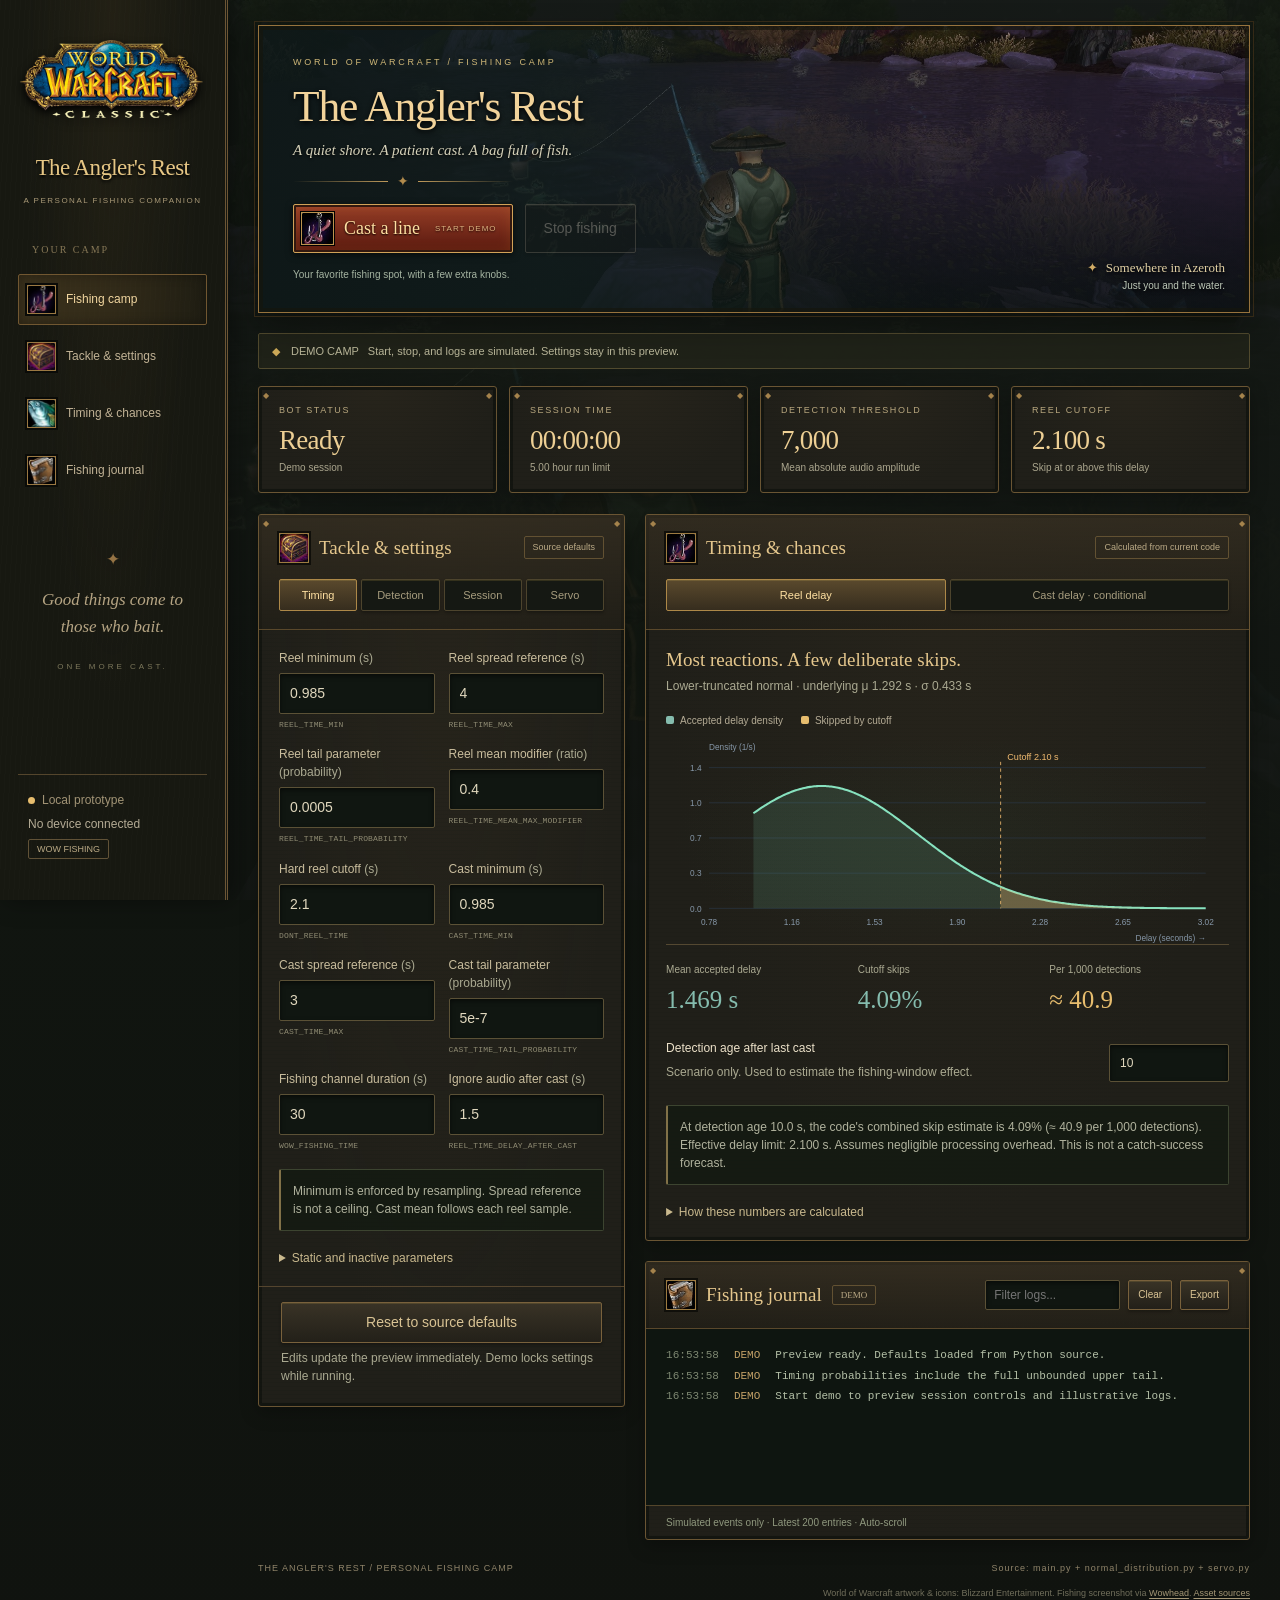
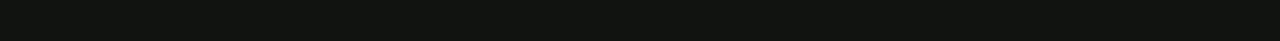
<file: mockup/index.html>
<!doctype html>
<html lang="en">
<head>
<meta charset="utf-8"><meta name="viewport" content="width=device-width,initial-scale=1">
<title>The Angler's Rest | WoW Fishing</title>
<style>
:root{color-scheme:dark;--bg:#0d1218;--panel:#151c24;--line:#29333e;--muted:#9baab9;--text:#e7eef5;--mint:#87e2bf;--gold:#f1bb70}*{box-sizing:border-box}body{margin:0;background:var(--bg);color:var(--text);font:14px/1.5 system-ui,sans-serif}button,input,select{font:inherit}button{cursor:pointer;border:1px solid var(--line);border-radius:7px;padding:9px 15px;background:#202b36;color:var(--text)}button:hover{border-color:var(--mint)}button:disabled{opacity:.4;cursor:default}button.primary{background:var(--mint);color:#10251e;font-weight:700;border-color:var(--mint)}button.danger{color:#ffadad}a{color:inherit;text-decoration:none}.shell{display:grid;grid-template-columns:212px 1fr;min-height:100vh}aside{border-right:1px solid var(--line);padding:30px 20px;position:sticky;top:0;height:100vh;display:flex;flex-direction:column}.brand{font-size:21px;font-weight:700;letter-spacing:-.6px}.brand b{color:var(--mint);margin-right:8px}.eyebrow{font-size:10px;letter-spacing:2px;color:var(--muted);text-transform:uppercase}.brand-sub{margin:5px 0 48px 26px}nav a{display:block;margin:7px 0;padding:11px 14px;color:var(--muted);border-radius:7px}nav a:first-child{background:#21352f;color:var(--mint)}.host{margin-top:auto;padding:16px 10px;border-top:1px solid var(--line);font-size:12px;color:var(--muted)}.dot{display:inline-block;width:7px;height:7px;border-radius:50%;background:var(--gold);margin-right:7px}main{max-width:1450px;width:100%;padding:32px 38px 50px;margin:auto}header,.row{display:flex;align-items:center;justify-content:space-between;gap:16px}h1{font-size:29px;letter-spacing:-1px;font-weight:600;margin:3px 0}h2{font-size:16px;margin:0;font-weight:600}p{margin:6px 0;color:var(--muted)}.badge{font-size:11px;border:1px solid var(--line);border-radius:5px;padding:4px 8px;color:var(--muted)}.notice{margin:22px 0;background:#18242a;border:1px solid #2c4149;border-radius:8px;padding:11px 15px;color:#b4cbd4;font-size:12px}.cards{display:grid;grid-template-columns:repeat(4,1fr);gap:14px;margin-bottom:22px}.card,.panel{background:var(--panel);border:1px solid var(--line);border-radius:10px}.card{padding:17px 20px}.card .value{font-size:25px;margin-top:6px;letter-spacing:-.7px}.small{font-size:12px;color:var(--muted)}.layout{display:grid;grid-template-columns:minmax(320px,.9fr) minmax(480px,1.5fr);gap:20px;align-items:start}.panel-head{padding:19px 22px;border-bottom:1px solid var(--line)}.panel-body{padding:20px 22px}.tabs{display:flex;gap:5px;margin-top:16px}.tabs button{flex:1;padding:7px;font-size:12px;background:transparent}.tabs button.active{background:#293b38;color:var(--mint);border-color:#43695a}.group{display:grid;grid-template-columns:1fr 1fr;gap:15px 14px}.field label{display:block;font-size:12px;margin-bottom:6px}.field code{display:block;color:#7c8d9e;font:9px/1.4 ui-monospace,monospace;margin-top:5px;overflow-wrap:anywhere}input,select{color:var(--text);background:#0e151c;border:1px solid #35414e;border-radius:6px;width:100%;padding:9px 10px;outline:none}input:focus{border-color:var(--mint)}.field small{display:block;font-size:10px;color:var(--muted);margin-top:4px}.config-foot{border-top:1px solid var(--line);padding:15px 22px}.config-foot button{width:100%}.help{font-size:12px;background:#10171e;border-radius:6px;padding:12px;margin-top:18px;color:var(--muted)}.stack{display:grid;gap:20px}.legend{display:flex;gap:18px;font-size:11px;color:var(--muted);margin:12px 0 0}.legend i{display:inline-block;width:8px;height:8px;border-radius:2px;margin-right:6px}.graph{width:100%;height:auto;display:block;margin-top:9px}.metrics{display:grid;grid-template-columns:repeat(3,1fr);gap:12px;padding-top:17px;border-top:1px solid var(--line)}.metric strong{display:block;font-size:23px;font-weight:500;color:var(--mint)}.metric:last-child strong{color:var(--gold)}.scenario{margin-top:20px;display:grid;grid-template-columns:1fr 120px;gap:14px;align-items:center}.explain{margin-top:12px;color:var(--muted);font-size:11px}.log-tools{display:flex;gap:8px}.log-tools input{width:160px;padding:5px 8px;font-size:12px}.log-tools button{padding:5px 9px;font-size:12px}.logs{height:176px;overflow:auto;background:#10161d;padding:16px 20px;font:11px/1.9 ui-monospace,monospace}.log-line{display:flex;gap:15px}.log-line time{color:#6d8194}.log-line span{color:#aec2d1}.log-line b{font-weight:400;color:var(--mint)}.bottom-note{padding:9px 20px;border-top:1px solid var(--line);font-size:10px;color:var(--muted)}details{margin-top:18px;font-size:12px;color:var(--muted)}summary{cursor:pointer;color:var(--text)}.error{color:#ffaaaa;margin-top:10px;font-size:12px}.hidden{display:none!important}footer{display:flex;justify-content:space-between;margin-top:22px;font-size:11px;color:#77899a}button:focus-visible,a:focus-visible,summary:focus-visible{outline:2px solid var(--mint);outline-offset:3px}@media(max-width:1100px){aside{display:none}.shell{display:block}main{padding:22px}.layout{grid-template-columns:1fr}.cards{gap:8px}}@media(max-width:620px){main{padding:16px}.cards{grid-template-columns:1fr 1fr}header{align-items:start;flex-direction:column}.metrics{grid-template-columns:1fr}.log-tools input{width:90px}.panel-head,.panel-body{padding:16px}.row{flex-wrap:wrap}.group{gap:12px}}
</style>
<link rel="stylesheet" href="warcraft.css">
</head>
<body><div class="shell"><aside><img class="wow-logo" src="assets/wow-classic.png" alt="World of Warcraft Classic"><div class="brand">The Angler's Rest</div><div class="eyebrow brand-sub">A personal fishing companion</div><div class="nav-caption">YOUR CAMP</div><nav><a href="#overview"><img src="assets/fishing.jpg" alt=""> Fishing camp</a><a href="#configuration"><img src="assets/gear.jpg" alt=""> Tackle &amp; settings</a><a href="#distribution"><img src="assets/lure.jpg" alt=""> Timing &amp; chances</a><a href="#activity"><img src="assets/journal.jpg" alt=""> Fishing journal</a></nav><div class="camp-flavor"><div class="flavor-rule">✦</div><p>Good things come to<br>those who bait.</p><span>ONE MORE CAST.</span></div><div class="host"><span class="dot"></span>Local prototype<p>No device connected</p><span class="badge">WOW FISHING</span></div></aside>
<main id="overview"><header class="fishing-hero"><div class="hero-copy"><div class="eyebrow">WORLD OF WARCRAFT / FISHING CAMP</div><h1>The Angler's Rest</h1><p>A quiet shore. A patient cast. A bag full of fish.</p><div class="hero-rule"><span>✦</span></div><div class="hero-actions"><button id="start" class="primary"><img src="assets/fishing.jpg" alt=""> Cast a line <span>START DEMO</span></button><button id="stop" class="danger" disabled>Stop fishing</button></div><div class="hero-caption">Your favorite fishing spot, with a few extra knobs.</div></div><div class="location-tag"><span>✦</span> Somewhere in Azeroth <small>Just you and the water.</small></div></header>
<div class="notice"><span class="notice-gem">◆</span> DEMO CAMP &nbsp; Start, stop, and logs are simulated. Settings stay in this preview.</div>
<div class="cards"><div class="card"><div class="eyebrow">Bot status</div><div class="value" id="status">Ready</div><div class="small">Demo session</div></div><div class="card"><div class="eyebrow">Session time</div><div class="value" id="elapsed">00:00:00</div><div class="small" id="runlimit">5 hour run limit</div></div><div class="card"><div class="eyebrow">Detection threshold</div><div class="value" id="threshold">7,000</div><div class="small">Mean absolute audio amplitude</div></div><div class="card"><div class="eyebrow">Reel cutoff</div><div class="value" id="cutoffCard">2.100 <span class="small">s</span></div><div class="small">Skip at or above this delay</div></div></div>
<div class="layout"><section class="panel" id="configuration"><div class="panel-head"><div class="row"><h2><img class="title-icon" src="assets/gear.jpg" alt=""> Tackle &amp; settings</h2><span class="badge" id="configState">Source defaults</span></div><div class="tabs" id="configTabs"><button class="active" data-tab="timing">Timing</button><button data-tab="detection">Detection</button><button data-tab="session">Session</button><button data-tab="servo">Servo</button></div></div><div class="panel-body"><div id="fields"></div><div class="error" id="error" role="alert"></div><div class="help" id="configHelp"></div><details><summary>Static and inactive parameters</summary><p>Fixed hardware: SERVO_PIN = 27. Audio FORMAT = paInt16. Buffer = 1024 frames.</p><p>Logging: LOG_FOLDER = logs, LOG_FILE = {}-log.txt. Stats output = stats.txt.</p><p>REEL_TIME_UNDER_MIN_MODIFIER = 10 and CAST_TIME_UNDER_MIN_MODIFIER = 0.3 are passed to the helper but unused. CAST_TIME_MEAN_MAX_MODIFIER = 0.6 is overridden by reel time in the main loop.</p><p>PLOTS_FOLDER = plots is inactive. Standalone plotting and test-script settings are outside the bot's runtime configuration.</p></details></div><div class="config-foot"><button id="reset">Reset to source defaults</button><p class="small">Edits update the preview immediately. Demo locks settings while running.</p></div></section>
<div class="stack"><section class="panel" id="distribution"><div class="panel-head"><div class="row"><h2><img class="title-icon" src="assets/fishing.jpg" alt=""> Timing &amp; chances</h2><span class="badge">Calculated from current code</span></div><div class="tabs" id="graphTabs"><button class="active" data-mode="reel">Reel delay</button><button data-mode="cast">Cast delay · conditional</button></div></div><div class="panel-body"><div class="row"><div><h2 id="chartTitle">Most reactions. A few deliberate skips.</h2><p class="small" id="chartSub"></p></div></div><div class="legend"><span><i style="background:var(--mint)"></i>Accepted delay density</span><span id="cutoffLegend"><i style="background:var(--gold)"></i>Skipped by cutoff</span></div><svg class="graph" id="chart" viewBox="0 0 680 250" role="img" aria-label="Probability density of accepted reel delays with shaded cutoff tail"></svg><div class="metrics" id="metrics"></div><div class="scenario"><div><label id="scenarioLabel" for="scenarioInput">Detection age after last cast</label><p class="small" id="scenarioHelp">Scenario only. Used to estimate the fishing-window effect.</p></div><input id="scenarioInput" type="number" min="0" max="60" step="0.1" value="10" aria-label="Scenario seconds"></div><div class="help" id="scenarioResult"></div><details><summary>How these numbers are calculated</summary><p>The helper samples N(μ, σ²), rejecting every value below the minimum. μ = (min + max × modifier) / 2 and σ = (max - min) / (2 × Φ⁻¹(1 - tail / 2)). Max sets the spread, not an upper bound. The tail input is not the missed-event probability.</p><p>Cutoff skip probability is Q((cutoff - μ) / σ) / Q((min - μ) / σ), or 100% when cutoff ≤ min. Expected skips per 1,000 refer to detected events that enter the timing branch, not all casts or failed catches.</p><p>The main loop waits for reaction delay R, then checks the actual elapsed time against the configured fishing channel duration. With detection age A and negligible overhead, it requires A + R &lt; window, so the combined threshold is min(cutoff, window - A). A skipped reel waits out any remaining channel time before the next cast delay. Actual scheduling overhead can increase skips.</p><p>Cast delay is conditional on the previous reel sample, which becomes its mean. This preview is a single conditional distribution, not the overall cast distribution. Plotted tails extend beyond the viewport. Probability calculations include the full tail.</p></details></div></section>
<section class="panel" id="activity"><div class="panel-head row"><h2><img class="title-icon" src="assets/journal.jpg" alt=""> Fishing journal <span class="badge">DEMO</span></h2><div class="log-tools"><input id="filter" placeholder="Filter logs..." aria-label="Filter logs"><button id="clear">Clear</button><button id="download">Export</button></div></div><div class="logs" id="logs" role="log" aria-label="Simulated bot logs"></div><div class="bottom-note">Simulated events only · Latest 200 entries · Auto-scroll</div></section></div></div><footer><span>THE ANGLER'S REST / PERSONAL FISHING CAMP</span><span>Source: main.py + normal_distribution.py + servo.py</span></footer><div class="asset-credit">World of Warcraft artwork &amp; icons: Blizzard Entertainment. Fishing screenshot via <a href="https://www.wowhead.com/item=111670/enormous-blackwater-whiptail" target="_blank" rel="noreferrer">Wowhead</a>. <a href="assets/sources.json">Asset sources</a></div></main></div>
<script>
const defs = {
 timing: [['REEL_TIME_MIN','Reel minimum','s',.985,.001,20,.001],['REEL_TIME_MAX','Reel spread reference','s',4,.002,60,.001],['REEL_TIME_TAIL_PROBABILITY','Reel tail parameter','probability',.0005,1e-10,.9,'any'],['REEL_TIME_MEAN_MAX_MODIFIER','Reel mean modifier','ratio',.4,0,2,.01],['DONT_REEL_TIME','Hard reel cutoff','s',2.1,0,60,.01],['CAST_TIME_MIN','Cast minimum','s',.985,.001,20,.001],['CAST_TIME_MAX','Cast spread reference','s',3,.002,60,.001],['CAST_TIME_TAIL_PROBABILITY','Cast tail parameter','probability',.0000005,1e-10,.9,'any'],['WOW_FISHING_TIME','Fishing channel duration','s',30,1,120,.1],['REEL_TIME_DELAY_AFTER_CAST','Ignore audio after cast','s',1.5,0,60,.1]],
 detection: [['THRESHOLD','Audio threshold','amplitude',7000,0,32768,1],['CHECK_INTERVAL','Check interval','s',.01,.001,5,.001],['RATE','Sample rate','Hz',48000,8000,192000,1],['CHANNELS','Audio channels','channels',1,1,2,1]],
 session: [['MAX_RUN_TIME','Maximum runtime','s',18000,1,86400,1],['LAST_CAST_MAX','Recast timeout','s',60,1,600,1],['IDLE_TIME_MIN','Idle minimum','s',10,0,3600,1],['IDLE_TIME_MAX','Idle maximum','s',120,0,3600,1],['IDLE_PROBABILITY','Idle probability per event','probability',.0013,0,1,'any']],
 servo: [['SERVO_CLICK','Press pulse width','µs',945,500,2500,1],['SERVO_RETURN','Return pulse width','µs',0,0,2500,1],['SERVO_HOLD_TIME','Press / return duration','s',.1,.01,2,.01]]
}
const defaults=Object.fromEntries(Object.values(defs).flat().map(d=>[d[0],d[3]]))
let cfg={...defaults}, mode='reel', running=false, timer=null, seconds=0, entries=[]
const $=id=>document.getElementById(id)
const helps={timing:'Minimum is enforced by resampling. Spread reference is not a ceiling. Cast mean follows each reel sample.',detection:'The loop also sleeps 0.01 s and reads 1024 frames. Check interval alone does not set detection latency. Device support must be checked by a future backend.',session:'Idle duration is uniform between the bounds. Probability is evaluated once per detected event, after the reel decision.',servo:'Each action commands the press and return positions for this duration each, then disables pulses. Return pulse width is 0 to disable return movement, or 500 to 2500 µs for a calibrated raised position. GPIO pin 27 stays fixed.'}
Object.entries(defs).forEach(([tab,items])=>{
 const group=document.createElement('div')
 group.className='group'+(tab==='timing'?'':' hidden')
 group.id='group-'+tab
 items.forEach(([key,label,unit,value,min,max,step])=>{
  const field=document.createElement('div')
  field.className='field'
  field.innerHTML=`<label for="${key}">${label} <span class="small">(${unit})</span></label><input id="${key}" type="number" value="${value}" min="${min}" max="${max}" step="${step}"><code>${key}</code>`
  group.append(field)
 })
 $('fields').append(group)
})
$('configHelp').textContent=helps.timing
$('configTabs').onclick=e=>{
 const tab=e.target.dataset.tab
 if(!tab)return
 document.querySelectorAll('#configTabs button').forEach(b=>b.classList.toggle('active',b.dataset.tab===tab))
 Object.keys(defs).forEach(k=>$('group-'+k).classList.toggle('hidden',k!==tab))
 $('configHelp').textContent=helps[tab]
}
// Simpson integration of the standard-normal survival function.
// Integration uses an even panel count with steps no larger than 0.01.
function phi(x){return Math.exp(-x*x/2)/Math.sqrt(2*Math.PI)}
function sf(x){
 if(x<0)return 1-sf(-x)
 if(x>=38)return 0
 const upper=Math.max(12,x+12), n=2*Math.ceil((upper-x)/.02), h=(upper-x)/n
 let sum=phi(x)+phi(upper)
 for(let i=1;i<n;i++)sum+=(i%2?4:2)*phi(x+i*h)
 return sum*h/3
}
function isf(p){let lo=-12,hi=12
 for(let i=0;i<55;i++){const mid=(lo+hi)/2
 if(sf(mid)>p)lo=mid
 else hi=mid}
 return (lo+hi)/2
}
function model(prefix,override){
 const min=cfg[prefix+'_MIN'],max=cfg[prefix+'_MAX']
 const mu=override??(min+max*cfg[prefix+'_MEAN_MAX_MODIFIER'])/2
 const sigma=(max-min)/(2*isf(cfg[prefix+'_TAIL_PROBABILITY']/2))
 const a=(min-mu)/sigma, norm=sf(a)
 if(norm<1e-9)throw Error('These settings accept fewer than 1 in a billion samples. Increase the mean modifier or spread.')
 return {min,mu,sigma,norm,mean:mu+sigma*phi(a)/norm,pdf:x=>x<min?0:phi((x-mu)/sigma)/sigma/norm,skip:x=>x<=min?1:Math.min(1,sf((x-mu)/sigma)/norm)}
}
const pct=x=>x>0&&x<.0001?'<0.01%':x<1&&x>.9999?'>99.99%':(x*100).toFixed(2)+'%'
function update(){
 try{
  Object.values(defs).flat().forEach(([key])=>{
   const el=$(key)
   if(!el.checkValidity()||el.value==='')throw Error('Check '+key+' and its allowed range.')
   cfg[key]=Number(el.value)
  })
  if(cfg.REEL_TIME_MIN>=cfg.REEL_TIME_MAX||cfg.CAST_TIME_MIN>=cfg.CAST_TIME_MAX)throw Error('Each minimum must be less than its spread reference.')
  if(cfg.IDLE_TIME_MIN>cfg.IDLE_TIME_MAX)throw Error('Idle minimum must not exceed idle maximum.')
  const input=$('scenarioInput')
  if(!input.checkValidity()||input.value==='')throw Error('Enter a valid scenario time.')
  const scenario=Number(input.value),r=model('REEL_TIME')
  if(mode==='cast'&&scenario<cfg.REEL_TIME_MIN)throw Error('The conditional reel sample must be at least the reel minimum.')
  const m=mode==='reel'?r:model('CAST_TIME',scenario)
  render(m,r,scenario)
  $('error').textContent=''
  $('chart').style.opacity='1'
  $('start').disabled=running
  $('threshold').textContent=cfg.THRESHOLD.toLocaleString()
  $('runlimit').textContent=(cfg.MAX_RUN_TIME/3600).toFixed(2)+' hour run limit'
  $('cutoffCard').textContent=cfg.DONT_REEL_TIME.toFixed(3)+' s'
  return true
 }catch(e){$('error').textContent=e.message
  $('start').disabled=true
  $('chart').innerHTML=''
  $('metrics').textContent='Preview unavailable for these inputs.'
  $('scenarioResult').textContent='Correct the configuration to calculate probabilities.'
  return false}
}
function render(m,r,scenario){
 const reel=mode==='reel',cut=cfg.DONT_REEL_TIME
 const xmax=Math.max(m.min+.5,m.mu+4*m.sigma,reel?Math.min(cut,m.mu+7*m.sigma):0)
 const xmin=Math.max(0,m.min-.2), ymax=m.pdf(Math.max(m.min,m.mu))*1.15
 const X=x=>52+(x-xmin)/(xmax-xmin)*600,Y=y=>207-y/ymax*170
 const points=Array.from({length:321},(_,i)=>{const x=m.min+(xmax-m.min)*i/320
 return [x,m.pdf(x)]})
 const path=pts=>pts.map(([x,y])=>`${X(x).toFixed(2)},${Y(y).toFixed(2)}`).join(' ')
 let svg=''
 for(let i=0;i<5;i++){const y=ymax*i/4
 svg+=`<line x1="52" y1="${Y(y)}" x2="652" y2="${Y(y)}" stroke="#29333e"/><text x="43" y="${Y(y)+4}" text-anchor="end" fill="#8697a8" font-size="10">${y.toFixed(1)}</text>`}
 for(let i=0;i<=6;i++){const x=xmin+(xmax-xmin)*i/6
 svg+=`<text x="${X(x)}" y="227" text-anchor="middle" fill="#8697a8" font-size="10">${x.toFixed(2)}</text>`}
 svg+='<text x="52" y="16" fill="#8697a8" font-size="10">Density (1/s)</text><text x="652" y="246" text-anchor="end" fill="#8697a8" font-size="10">Delay (seconds) →</text>'
 svg+=`<polygon points="${X(m.min)},207 ${path(points)} ${X(xmax)},207" fill="#87e2bf" fill-opacity=".12"/><polyline points="${path(points)}" fill="none" stroke="#87e2bf" stroke-width="2.5"/>`
 if(reel&&cut<xmax){const start=Math.max(cut,m.min), tail=[[start,m.pdf(start)],...points.filter(p=>p[0]>start)]
 svg+=`<polygon points="${X(start)},207 ${path(tail)} ${X(xmax)},207" fill="#f1bb70" fill-opacity=".3"/>`}
 if(reel&&cut>=xmin&&cut<=xmax)svg+=`<line x1="${X(cut)}" y1="30" x2="${X(cut)}" y2="207" stroke="#f1bb70" stroke-dasharray="4 4"/><text x="${Math.min(570,Math.max(62,X(cut)+8))}" y="28" fill="#f1bb70" font-size="11">Cutoff ${cut.toFixed(2)} s</text>`
 $('chart').innerHTML=svg
 $('chart').setAttribute('aria-label',reel?'Accepted reel delay density. Cutoff skip probability '+pct(r.skip(cut)):'Cast delay density conditional on reel sample '+scenario+' seconds')
 $('chartTitle').textContent=reel?'Most reactions. A few deliberate skips.':'The next cast follows the reel sample.'
 $('chartSub').textContent=`Lower-truncated normal · underlying μ ${m.mu.toFixed(3)} s · σ ${m.sigma.toFixed(3)} s`
 $('cutoffLegend').classList.toggle('hidden',!reel)
 const data=reel?[['Mean accepted delay',m.mean.toFixed(3)+' s'],['Cutoff skips',pct(r.skip(cut))],['Per 1,000 detections','≈ '+(1000*r.skip(cut)).toFixed(1)]]:[['Mean accepted delay',m.mean.toFixed(3)+' s'],['Conditional reel sample',scenario.toFixed(3)+' s'],['Above spread reference',pct(m.skip(cfg.CAST_TIME_MAX))]]
 $('metrics').innerHTML=data.map(([label,value])=>`<div class="metric"><div class="small">${label}</div><strong>${value}</strong></div>`).join('')
 const effective=Math.min(cut,cfg.WOW_FISHING_TIME-scenario)
 $('scenarioResult').textContent=reel&&scenario<=cfg.REEL_TIME_DELAY_AFTER_CAST?'At this age, the post-cast guard blocks detection. The timing branch would not run.':reel?`At detection age ${scenario.toFixed(1)} s, the code's combined skip estimate is ${pct(r.skip(effective))} (≈ ${(1000*r.skip(effective)).toFixed(1)} per 1,000 detections). Effective delay limit: ${effective.toFixed(3)} s. Assumes negligible processing overhead. This is not a catch-success forecast.`:'This curve uses the supplied reel sample as its mean before minimum rejection. There is no DONT_REEL_TIME cutoff on cast delay. Edit the sample to explore the conditional distribution.'
}
$('fields').oninput=()=>{$('configState').textContent='Preview edits'
 update()}
$('scenarioInput').oninput=update
$('graphTabs').onclick=e=>{
 if(!e.target.dataset.mode)return
 mode=e.target.dataset.mode
 document.querySelectorAll('#graphTabs button').forEach(b=>b.classList.toggle('active',b.dataset.mode===mode))
 $('scenarioLabel').textContent=mode==='reel'?'Detection age after last cast':'Previous reel sample'
 $('scenarioHelp').textContent=mode==='reel'?'Scenario only. Used to estimate the fishing-window effect.':'Scenario only. This value becomes the cast mean.'
 $('scenarioInput').value=mode==='reel'?10:Math.max(cfg.REEL_TIME_MIN,1.4)
 update()
}
$('reset').onclick=()=>{cfg={...defaults}
 Object.entries(cfg).forEach(([k,v])=>$(k).value=v)
 $('configState').textContent='Source defaults'
 update()}
function drawLogs(){const filter=$('filter').value.toLowerCase()
 $('logs').replaceChildren()
 entries.filter(e=>e.message.toLowerCase().includes(filter)).forEach(e=>{
 const row=document.createElement('div'),time=document.createElement('time'),tag=document.createElement('b'),msg=document.createElement('span')
 row.className='log-line'
 time.textContent=e.time
 tag.textContent='DEMO'
 msg.textContent=e.message
 row.append(time,tag,msg)
 $('logs').append(row)
 })
 $('logs').scrollTop=$('logs').scrollHeight
}
function log(message){entries.push({time:new Date().toLocaleTimeString('en-GB'),message})
 entries=entries.slice(-200)
 drawLogs()}
function setRunning(value){running=value
 $('start').disabled=value
 $('stop').disabled=!value
 $('reset').disabled=value
 document.querySelectorAll('#fields input').forEach(el=>el.disabled=value)
 $('status').textContent=value?'Running demo':'Stopped'
}
function stop(){clearInterval(timer)
 setRunning(false)
 log('Demo stopped. No hardware commands were sent.')}
$('start').onclick=()=>{if(!update())return
 seconds=0
 $('elapsed').textContent='00:00:00'
 setRunning(true)
 log('Demo started with the preview configuration.')
 timer=setInterval(()=>{seconds++
 $('elapsed').textContent=[Math.floor(seconds/3600),Math.floor(seconds/60)%60,seconds%60].map(x=>String(x).padStart(2,'0')).join(':')
 if(seconds>=cfg.MAX_RUN_TIME){log('Demo run limit reached.')
 stop()
 return}
 if(seconds%4===0)log(['Illustrative event: listening for audio.','Illustrative event: threshold exceeded.','Illustrative event: reel decision completed.','Illustrative event: casting.'][Math.floor(seconds/4-1)%4])
 },1000)}
$('stop').onclick=stop
$('clear').onclick=()=>{entries=[]
 drawLogs()}
$('filter').oninput=drawLogs
$('download').onclick=()=>{const url=URL.createObjectURL(new Blob([entries.map(e=>e.time+' DEMO '+e.message).join('\n')],{type:'text/plain'})),a=document.createElement('a')
 a.href=url
 a.download='anglers-rest-demo.log'
 a.click()
 setTimeout(()=>URL.revokeObjectURL(url),1000)}
update()
log('Preview ready. Defaults loaded from Python source.')
log('Timing probabilities include the full unbounded upper tail.')
log('Start demo to preview session controls and illustrative logs.')
</script></body></html>
</file>
<file: mockup/warcraft.css>
/* Warcraft fishing camp theme. All artwork is served locally. */
:root{--bg:#101310;--panel:#201e18;--line:#57472e;--muted:#b4ab95;--text:#ece1c9;--mint:#85bcae;--gold:#e7bd6e}
body{background:linear-gradient(#111811e8,#10130ffc),url('assets/fishing-lake.jpg') center top/cover fixed;font-family:"Segoe UI",sans-serif}
.shell{grid-template-columns:228px 1fr}
aside{padding:27px 18px;background:radial-gradient(ellipse at top,#39301c55,transparent 55%),repeating-linear-gradient(93deg,#ffffff02 0 1px,transparent 1px 5px),#171811;border-right:3px double #6c5535;box-shadow:5px 0 24px #0006}
.wow-logo{width:190px;height:112px;object-fit:contain;filter:drop-shadow(0 4px 5px #000);margin:0 auto 12px}
.brand{text-align:center;font-family:Georgia,serif;font-size:23px;color:#e6c684;font-weight:400;text-shadow:0 2px 3px #000}
.brand-sub{text-align:center;margin:9px -8px 37px;font-size:8px;letter-spacing:1.5px;color:#a99977}
.nav-caption{font:10px Georgia,serif;letter-spacing:2px;color:#867756;margin:0 14px 13px}
nav a{display:flex;align-items:center;gap:10px;border:1px solid transparent;border-radius:2px;padding:10px 8px;margin:6px 0;font-size:12px;color:#c1b295}
nav a img{width:29px;height:29px;border:1px solid #9a7842;box-shadow:0 0 0 2px #0a0b08}
nav a:first-child{color:#f0d59f;border-color:#715731;background:linear-gradient(90deg,#67502970,#392e1840);box-shadow:inset 0 0 12px #0005}
nav a:hover{color:#f4d697;background:#65532a33;border-color:#665131}
.camp-flavor{margin-top:45px;text-align:center}.flavor-rule{color:#957344;font-size:17px}.camp-flavor p{font:italic 17px/1.6 Georgia,serif;color:#b5a483;margin:14px 0}.camp-flavor>span{font-size:8px;letter-spacing:3px;color:#7c775b}
.host{border-top-color:#54452c;color:#a29476}.host .badge{border-color:#615237}
main{max-width:1550px;padding:25px 30px 40px}
.fishing-hero{position:relative;isolation:isolate;min-height:276px;padding:30px 34px;overflow:hidden;border:1px solid #97733d;outline:1px solid #342916;outline-offset:3px;background:#171c1b;box-shadow:inset 0 0 0 4px #17120c,0 12px 30px #0005;margin-bottom:20px}
.fishing-hero:before{content:"";position:absolute;inset:0;z-index:-2;background:url('assets/fishing-lake.jpg') right 56%/cover;filter:saturate(.8) brightness(.95)}
.fishing-hero:after{content:"";position:absolute;inset:0;z-index:-1;background:linear-gradient(90deg,#0e1818f5 0%,#101c1bd9 30%,#111b1740 65%,#0b12153b),linear-gradient(0deg,#07100dbd,transparent 50%);box-shadow:inset 0 0 0 4px #16160ca0}
.hero-copy{max-width:600px}.hero-copy>.eyebrow{color:#cfb777;font-size:9px;letter-spacing:2.8px}h1{font:400 clamp(32px,3.4vw,54px)/1.2 Georgia,serif;color:#f2d39a;text-shadow:0 2px 5px #000;letter-spacing:-1.2px;margin:10px 0}.hero-copy>p{font:italic 15px Georgia,serif;color:#d5d1b9;text-shadow:0 1px 3px #000}
.hero-rule{width:220px;display:flex;align-items:center;gap:9px;color:#b28b4c;margin:12px 0}.hero-rule:before,.hero-rule:after{content:"";height:1px;flex:1;background:linear-gradient(90deg,#be995a,transparent)}.hero-rule:before{transform:rotate(180deg)}
.hero-actions{display:flex;gap:12px;align-items:center}.hero-caption{font-size:10px;color:#a5b4a1;margin-top:14px}.location-tag{position:absolute;bottom:21px;right:24px;text-shadow:0 2px 4px #000;font:13px Georgia,serif;color:#e1d0a4}.location-tag span{color:#d1ac66;margin-right:5px}.location-tag small{display:block;text-align:right;color:#bcc7b7;font:10px "Segoe UI",sans-serif;margin-top:4px}
button{border-radius:2px;border-color:#79613c;background:linear-gradient(#393326,#232019);box-shadow:inset 0 1px #b99a4930,0 2px 3px #0004;color:#d9c394}button:hover{border-color:#ddba75;filter:brightness(1.12)}button.primary{display:flex;gap:10px;align-items:center;background:linear-gradient(#963e27,#58180e);border:1px solid #d1a258;color:#ffdfa1;font:18px Georgia,serif;box-shadow:inset 0 0 0 2px #32180f,inset 0 0 14px #ec9c3430,0 2px 7px #0009;padding:7px 15px 7px 7px;text-shadow:0 1px 2px #000}button.primary img{width:33px;height:33px;border:1px solid #bd944f;box-shadow:0 0 0 1px #000}button.primary span{font:8px "Segoe UI",sans-serif;letter-spacing:1px;opacity:.75;margin-left:5px}button.danger{background:#161916bb;color:#bea98d;border-color:#786747;padding:13px 18px}button:disabled{filter:saturate(.4);opacity:.42}
.notice{background:#222419d9;border-color:#514a2e;color:#b8b598;border-radius:2px;font-size:11px;padding:9px 13px;margin:17px 0}.notice-gem{color:#cda958;margin-right:8px}
.cards{gap:12px;margin-bottom:21px}.card,.panel{border-radius:3px;border:1px solid #6a5533;background:radial-gradient(ellipse at top,#52422924,transparent 70%),repeating-linear-gradient(0deg,transparent 0 3px,#0000000c 3px 4px),#201f19;box-shadow:inset 0 0 0 3px #0e100db0,0 6px 18px #0004;position:relative}.card:before,.card:after,.panel:before,.panel:after{content:"◆";position:absolute;font-size:8px;color:#a5834c;top:3px;pointer-events:none}.card:before,.panel:before{left:4px}.card:after,.panel:after{right:4px}.card{padding:17px 20px}.card .eyebrow{color:#b8a77f;font-size:9px;letter-spacing:1.6px}.card .value{font:27px Georgia,serif;color:#edcf94;margin:7px 0 4px}.card .small{font-size:10px;color:#aaa58d}
.layout{grid-template-columns:minmax(310px,.88fr) minmax(440px,1.45fr);gap:20px}.panel-head{background:linear-gradient(#383022b0,#211e16a0);border-bottom:1px solid #5a482b;padding:18px 20px}h2{font:19px Georgia,serif;color:#e5c78d;display:flex;align-items:center;gap:10px}.title-icon{width:30px;height:30px;object-fit:cover;border:1px solid #9d7b41;box-shadow:0 0 0 2px #100f0a}.badge{border-color:#625132;color:#bbaa86;border-radius:2px;font-size:9px}.panel-body{padding:19px 20px}.tabs{gap:4px}.tabs button{font-size:11px;background:#151813;border-color:#4d442d;color:#a69c7e}.tabs button.active{background:linear-gradient(#5a492d,#362d1e);border-color:#ad8848;color:#ffe1a2;box-shadow:inset 0 1px #b49a4e40}.field label{color:#c9bd9d}.field code{color:#8f8b73;font-size:8px;letter-spacing:.15px}input,select{background:#101611;border-color:#5b5136;border-radius:2px;color:#e1d8be;box-shadow:inset 0 2px 5px #0008}input:focus{border-color:#c69d52;box-shadow:0 0 5px #be965433}.help{background:#111911b3;border:1px solid #3c4430;border-left:2px solid #817148;border-radius:2px;color:#b0b29d}.config-foot{border-color:#55452e}.small{color:#aaa991}.graph{background:radial-gradient(ellipse at center,#274c3b20,transparent 70%)}.metrics{border-color:#544831}.metric strong{font-family:Georgia,serif;font-size:25px;margin-top:4px}.metric .small{font-size:10px}.legend{font-size:10px}.scenario{font-size:12px}details{color:#aaa68e}summary{color:#c9b98e}.logs{background:#0e1510;font-size:11px}.log-line time{color:#7e8872}.log-line span{color:#b4c0a7}.log-line b{color:#c3a167}.bottom-note{border-color:#54462b;color:#8f987e}.log-tools input{width:135px}.log-tools button{font-size:10px}footer{color:#90846a;font-size:9px;letter-spacing:1px}.asset-credit{text-align:right;color:#706e5b;font-size:9px;margin-top:12px}.asset-credit a{color:#a49776;text-decoration:underline;text-underline-offset:2px}
@media(min-width:1550px){.fishing-hero:before{background-size:100%;background-position:right 58%}}
@media(max-width:1100px){.shell{display:block}main{padding:22px}.layout{grid-template-columns:1fr}.fishing-hero{min-height:270px}.panel-head h2{font-size:20px}}
@media(max-width:620px){main{padding:14px}.fishing-hero{padding:25px 19px;min-height:310px}.fishing-hero:after{background:linear-gradient(90deg,#101a19ef,#101a1970),linear-gradient(0deg,#07100dee,transparent)}.hero-copy>p{font-size:13px}.hero-copy>.eyebrow{font-size:7px}.location-tag{position:static;margin-top:15px;font-size:11px}.location-tag small{display:none}.hero-actions{gap:7px}button.primary{font-size:15px;padding-right:9px}button.primary span{display:none}button.danger{padding:12px}.card{padding:15px}.card .value{font-size:24px}.panel-head,.panel-body{padding:16px}.hero-caption{font-size:9px}.metrics{grid-template-columns:repeat(3,1fr)}.metric strong{font-size:20px}.metric .small{font-size:9px}.legend{gap:10px}.asset-credit{text-align:left}footer{gap:15px}}
</file>
